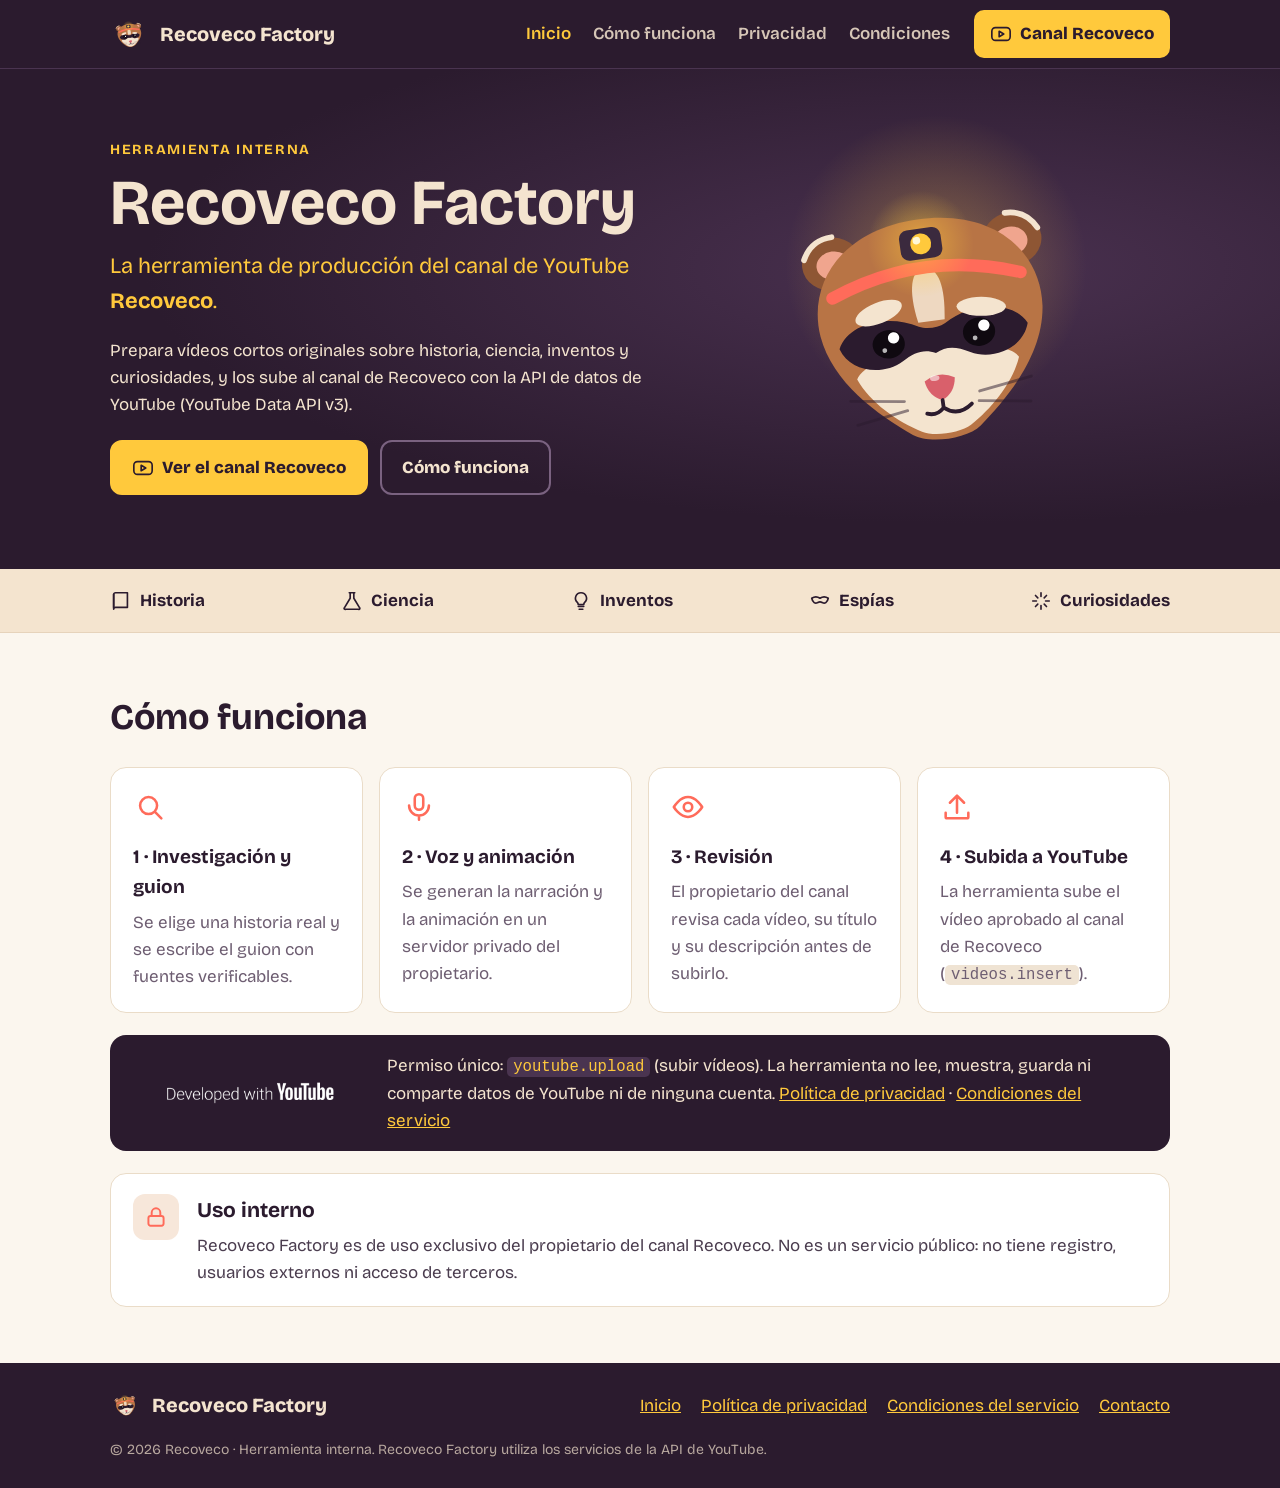
<file: index.html>
<!doctype html><html lang="es"><head><meta charset="utf-8"><meta name="viewport" content="width=device-width,initial-scale=1">
<title>Recoveco Factory</title><meta name="description" content="Recoveco Factory: herramienta interna de producción del canal de YouTube Recoveco.">
<link rel="icon" href="reco.svg"><link rel="stylesheet" href="estilo.css"></head><body>
<header class="barra"><div class="cont barra-in">
 <a class="marca" href="index.html"><img src="reco.svg" alt="" width="40" height="40">Recoveco Factory</a>
 <nav><a href="index.html" class=on>Inicio</a><a href="index.html#como">Cómo funciona</a><a href="privacidad.html">Privacidad</a><a href="terminos.html">Condiciones</a></nav>
 <a class="btn btn-canal" href="https://www.youtube.com/@RecovecoOficial"><svg class="ico" viewBox="0 0 24 24" fill="none" stroke="currentColor" stroke-width="1.8" stroke-linecap="round" stroke-linejoin="round" aria-hidden="true"><rect x="2" y="5" width="20" height="14" rx="4"/><path d="M10 9l5 3-5 3z"/></svg>Canal Recoveco</a>
</div></header>

<section class="heroe"><div class="cont heroe-in">
 <div>
  <p class="eti">Herramienta interna</p>
  <h1>Recoveco Factory</h1>
  <p class="sub">La herramienta de producción del canal de YouTube <strong>Recoveco</strong>.</p>
  <p>Prepara vídeos cortos originales sobre historia, ciencia, inventos y curiosidades, y los sube al canal
  de Recoveco con la API de datos de YouTube (YouTube Data API v3).</p>
  <div class="ctas"><a class="btn" href="https://www.youtube.com/@RecovecoOficial"><svg class="ico" viewBox="0 0 24 24" fill="none" stroke="currentColor" stroke-width="1.8" stroke-linecap="round" stroke-linejoin="round" aria-hidden="true"><rect x="2" y="5" width="20" height="14" rx="4"/><path d="M10 9l5 3-5 3z"/></svg>Ver el canal Recoveco</a>
  <a class="btn btn-sec" href="#como">Cómo funciona</a></div>
 </div>
 <div class="reco"><div class="halo"></div><img src="reco.svg" alt="Reco, el hurón explorador mascota de Recoveco"></div>
</div></section>
<section class="temas"><div class="cont temas-in">
 <span><svg class="ico" viewBox="0 0 24 24" fill="none" stroke="currentColor" stroke-width="1.8" stroke-linecap="round" stroke-linejoin="round" aria-hidden="true"><path d="M4 5a2 2 0 0 1 2-2h13v16H6a2 2 0 0 0-2 2z"/><path d="M4 19V5"/></svg>Historia</span><span><svg class="ico" viewBox="0 0 24 24" fill="none" stroke="currentColor" stroke-width="1.8" stroke-linecap="round" stroke-linejoin="round" aria-hidden="true"><path d="M9 3h6M10 3v6L4 19a1 1 0 0 0 1 2h14a1 1 0 0 0 1-2l-6-10V3"/></svg>Ciencia</span><span><svg class="ico" viewBox="0 0 24 24" fill="none" stroke="currentColor" stroke-width="1.8" stroke-linecap="round" stroke-linejoin="round" aria-hidden="true"><path d="M9 18h6M10 21h4"/><path d="M12 3a6 6 0 0 0-4 10.5c.7.7 1 1.5 1 2.5h6c0-1 .3-1.8 1-2.5A6 6 0 0 0 12 3z"/></svg>Inventos</span>
 <span><svg class="ico" viewBox="0 0 24 24" fill="none" stroke="currentColor" stroke-width="1.8" stroke-linecap="round" stroke-linejoin="round" aria-hidden="true"><path d="M3 9c3-2 6-2 9 0 3-2 6-2 9 0-1 5-4 6-6 5-1-.5-2-1-3-1s-2 .5-3 1c-2 1-5 0-6-5z"/></svg>Espías</span><span><svg class="ico" viewBox="0 0 24 24" fill="none" stroke="currentColor" stroke-width="1.8" stroke-linecap="round" stroke-linejoin="round" aria-hidden="true"><path d="M12 3v4M12 17v4M3 12h4M17 12h4M6 6l2.5 2.5M15.5 15.5L18 18M6 18l2.5-2.5M15.5 8.5L18 6"/></svg>Curiosidades</span>
</div></section>
<main class="cont">
 <h2 class="tit" id="como">Cómo funciona</h2>
 <ol class="pasos">
  <li><svg class="ico ico-paso" viewBox="0 0 24 24" fill="none" stroke="currentColor" stroke-width="1.8" stroke-linecap="round" stroke-linejoin="round" aria-hidden="true"><circle cx="11" cy="11" r="6"/><path d="M20 20l-4.5-4.5"/></svg><h3>1 · Investigación y guion</h3><p>Se elige una historia real y se escribe el guion con fuentes verificables.</p></li>
  <li><svg class="ico ico-paso" viewBox="0 0 24 24" fill="none" stroke="currentColor" stroke-width="1.8" stroke-linecap="round" stroke-linejoin="round" aria-hidden="true"><rect x="9" y="3" width="6" height="11" rx="3"/><path d="M5 11a7 7 0 0 0 14 0M12 18v3"/></svg><h3>2 · Voz y animación</h3><p>Se generan la narración y la animación en un servidor privado del propietario.</p></li>
  <li><svg class="ico ico-paso" viewBox="0 0 24 24" fill="none" stroke="currentColor" stroke-width="1.8" stroke-linecap="round" stroke-linejoin="round" aria-hidden="true"><path d="M2 12s4-7 10-7 10 7 10 7-4 7-10 7S2 12 2 12z"/><circle cx="12" cy="12" r="3"/></svg><h3>3 · Revisión</h3><p>El propietario del canal revisa cada vídeo, su título y su descripción antes de subirlo.</p></li>
  <li><svg class="ico ico-paso" viewBox="0 0 24 24" fill="none" stroke="currentColor" stroke-width="1.8" stroke-linecap="round" stroke-linejoin="round" aria-hidden="true"><path d="M12 16V4M7 9l5-5 5 5"/><path d="M4 16v3a1 1 0 0 0 1 1h14a1 1 0 0 0 1-1v-3"/></svg><h3>4 · Subida a YouTube</h3><p>La herramienta sube el vídeo aprobado al canal de Recoveco (<code>videos.insert</code>).</p></li>
 </ol>
 <div class="api">
  <a class="yt" href="https://www.youtube.com/@RecovecoOficial" title="Canal Recoveco en YouTube"><img src="developed-with-youtube.png" alt="Developed with YouTube"></a>
  <p>Permiso único: <code>youtube.upload</code> (subir vídeos). La herramienta no lee, muestra, guarda ni comparte
  datos de YouTube ni de ninguna cuenta. <a href="privacidad.html">Política de privacidad</a> ·
  <a href="terminos.html">Condiciones del servicio</a></p>
 </div>
 <section class="aviso"><svg class="ico ico-caja" viewBox="0 0 24 24" fill="none" stroke="currentColor" stroke-width="1.8" stroke-linecap="round" stroke-linejoin="round" aria-hidden="true"><rect x="5" y="11" width="14" height="9" rx="2"/><path d="M8 11V8a4 4 0 0 1 8 0v3"/></svg><div><h2>Uso interno</h2>
  <p>Recoveco Factory es de uso exclusivo del propietario del canal Recoveco. No es un servicio público:
  no tiene registro, usuarios externos ni acceso de terceros.</p></div></section>
</main>
<footer class="pie"><div class="cont pie-in">
 <span class="marca"><img src="reco.svg" alt="" width="32" height="32">Recoveco Factory</span>
 <nav><a href="index.html">Inicio</a><a href="privacidad.html">Política de privacidad</a>
 <a href="terminos.html">Condiciones del servicio</a><a href="mailto:jarithneira@gmail.com">Contacto</a></nav>
 <p>© 2026 Recoveco · Herramienta interna. Recoveco Factory utiliza los servicios de la API de YouTube.</p>
</div></footer></body></html>
</file>
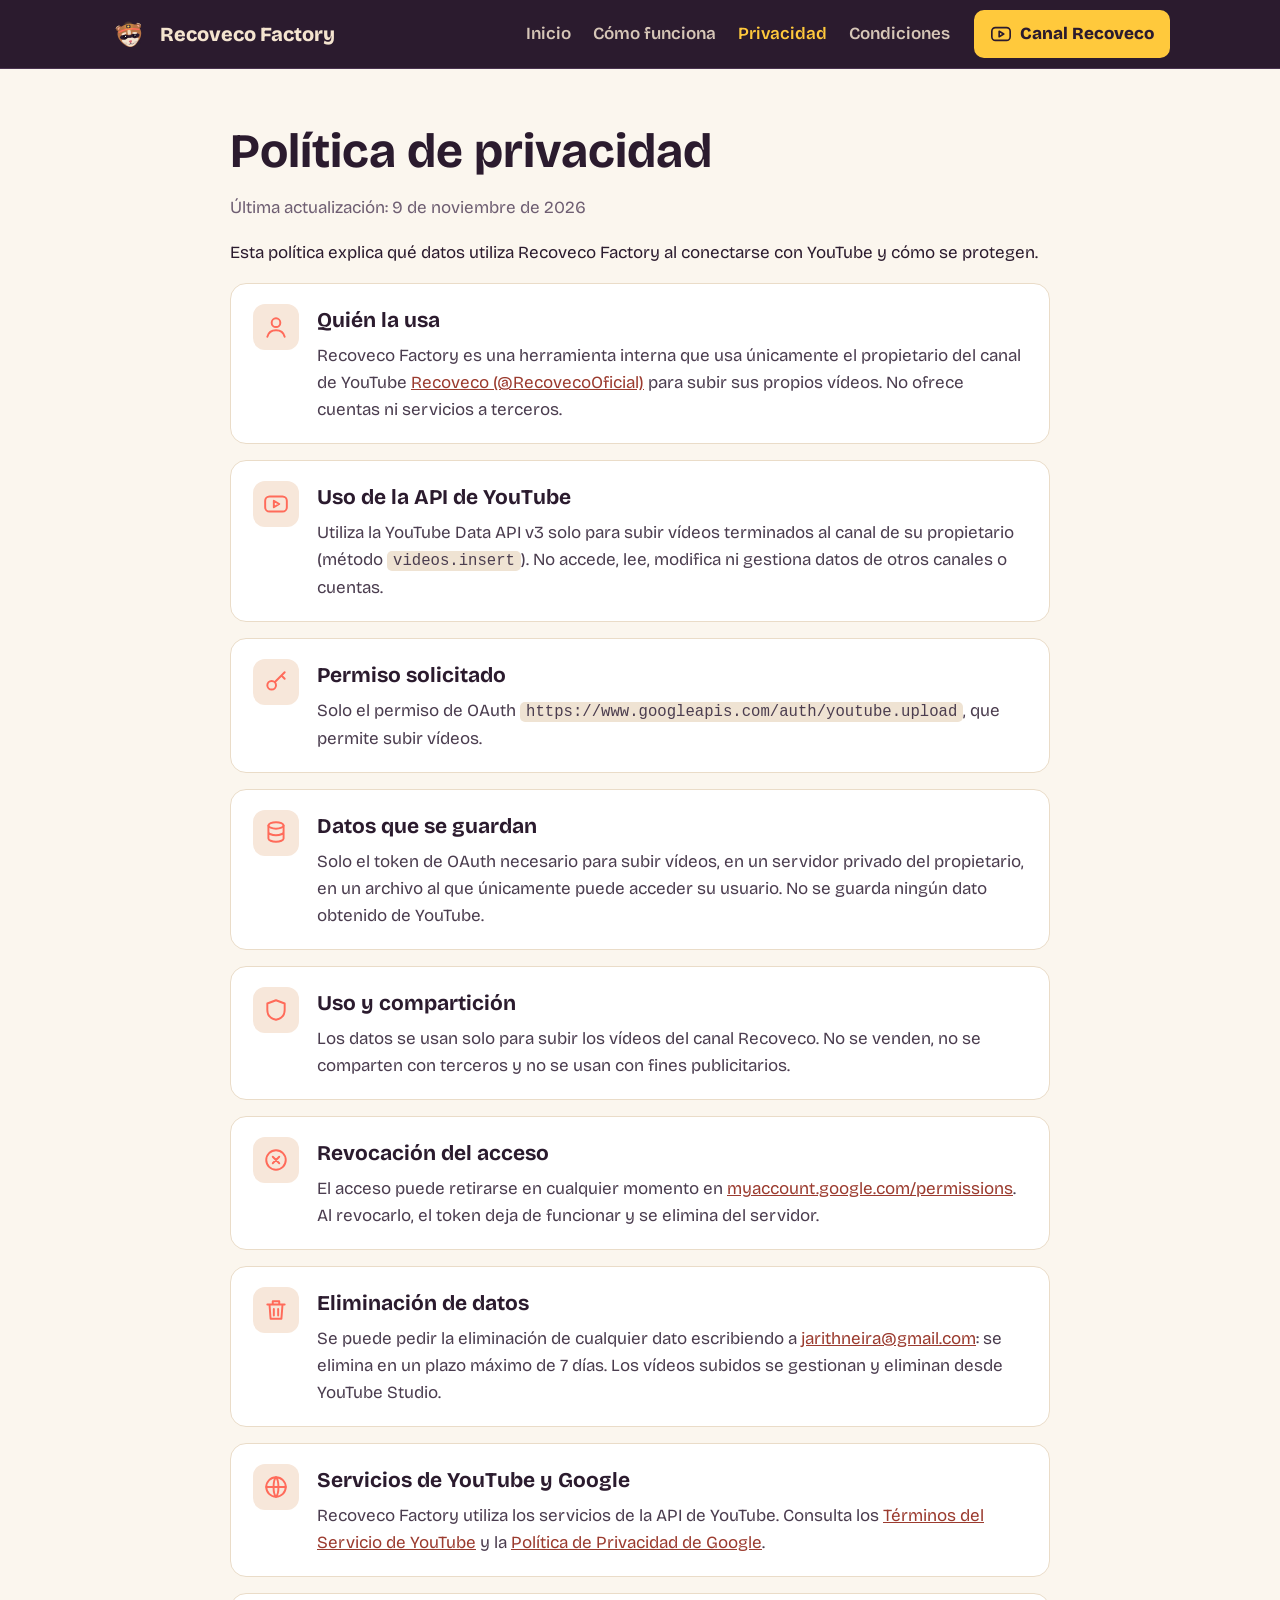
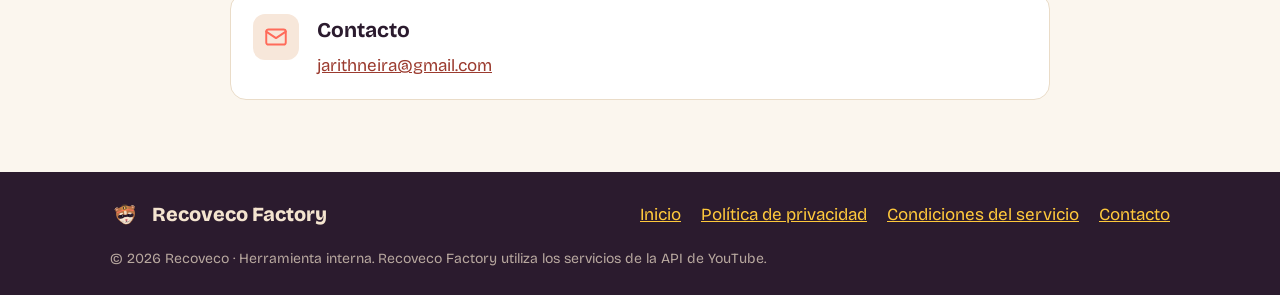
<file: privacidad.html>
<!doctype html><html lang="es"><head><meta charset="utf-8"><meta name="viewport" content="width=device-width,initial-scale=1">
<title>Política de privacidad · Recoveco Factory</title><meta name="description" content="Recoveco Factory: herramienta interna de producción del canal de YouTube Recoveco.">
<link rel="icon" href="reco.svg"><link rel="stylesheet" href="estilo.css"></head><body>
<header class="barra"><div class="cont barra-in">
 <a class="marca" href="index.html"><img src="reco.svg" alt="" width="40" height="40">Recoveco Factory</a>
 <nav><a href="index.html">Inicio</a><a href="index.html#como">Cómo funciona</a><a href="privacidad.html" class=on>Privacidad</a><a href="terminos.html">Condiciones</a></nav>
 <a class="btn btn-canal" href="https://www.youtube.com/@RecovecoOficial"><svg class="ico" viewBox="0 0 24 24" fill="none" stroke="currentColor" stroke-width="1.8" stroke-linecap="round" stroke-linejoin="round" aria-hidden="true"><rect x="2" y="5" width="20" height="14" rx="4"/><path d="M10 9l5 3-5 3z"/></svg>Canal Recoveco</a>
</div></header>

<main class="cont doc">
 <h1>Política de privacidad</h1>
 <p class="fecha">Última actualización: 9 de noviembre de 2026</p>
 <p>Esta política explica qué datos utiliza Recoveco Factory al conectarse con YouTube y cómo se protegen.</p>
 <section class="fila"><svg class="ico ico-caja" viewBox="0 0 24 24" fill="none" stroke="currentColor" stroke-width="1.8" stroke-linecap="round" stroke-linejoin="round" aria-hidden="true"><circle cx="12" cy="8" r="4"/><path d="M4 21c1-4 4-6 8-6s7 2 8 6"/></svg><div><h2>Quién la usa</h2><p>Recoveco Factory es una herramienta interna que usa únicamente el propietario del canal de YouTube <a href="https://www.youtube.com/@RecovecoOficial">Recoveco (@RecovecoOficial)</a> para subir sus propios vídeos. No ofrece cuentas ni servicios a terceros.</p></div></section><section class="fila"><svg class="ico ico-caja" viewBox="0 0 24 24" fill="none" stroke="currentColor" stroke-width="1.8" stroke-linecap="round" stroke-linejoin="round" aria-hidden="true"><rect x="2" y="5" width="20" height="14" rx="4"/><path d="M10 9l5 3-5 3z"/></svg><div><h2>Uso de la API de YouTube</h2><p>Utiliza la YouTube Data API v3 solo para subir vídeos terminados al canal de su propietario (método <code>videos.insert</code>). No accede, lee, modifica ni gestiona datos de otros canales o cuentas.</p></div></section><section class="fila"><svg class="ico ico-caja" viewBox="0 0 24 24" fill="none" stroke="currentColor" stroke-width="1.8" stroke-linecap="round" stroke-linejoin="round" aria-hidden="true"><circle cx="8" cy="15" r="4"/><path d="M11 12l9-9M17 6l3 3"/></svg><div><h2>Permiso solicitado</h2><p>Solo el permiso de OAuth <code>https://www.googleapis.com/auth/youtube.upload</code>, que permite subir vídeos.</p></div></section><section class="fila"><svg class="ico ico-caja" viewBox="0 0 24 24" fill="none" stroke="currentColor" stroke-width="1.8" stroke-linecap="round" stroke-linejoin="round" aria-hidden="true"><ellipse cx="12" cy="5" rx="7" ry="3"/><path d="M5 5v6c0 1.7 3.1 3 7 3s7-1.3 7-3V5M5 11v6c0 1.7 3.1 3 7 3s7-1.3 7-3v-6"/></svg><div><h2>Datos que se guardan</h2><p>Solo el token de OAuth necesario para subir vídeos, en un servidor privado del propietario, en un archivo al que únicamente puede acceder su usuario. No se guarda ningún dato obtenido de YouTube.</p></div></section><section class="fila"><svg class="ico ico-caja" viewBox="0 0 24 24" fill="none" stroke="currentColor" stroke-width="1.8" stroke-linecap="round" stroke-linejoin="round" aria-hidden="true"><path d="M12 3l8 3v6c0 5-3.5 8-8 9-4.5-1-8-4-8-9V6z"/></svg><div><h2>Uso y compartición</h2><p>Los datos se usan solo para subir los vídeos del canal Recoveco. No se venden, no se comparten con terceros y no se usan con fines publicitarios.</p></div></section><section class="fila"><svg class="ico ico-caja" viewBox="0 0 24 24" fill="none" stroke="currentColor" stroke-width="1.8" stroke-linecap="round" stroke-linejoin="round" aria-hidden="true"><circle cx="12" cy="12" r="9"/><path d="M9 9l6 6M15 9l-6 6"/></svg><div><h2>Revocación del acceso</h2><p>El acceso puede retirarse en cualquier momento en <a href="https://myaccount.google.com/permissions">myaccount.google.com/permissions</a>. Al revocarlo, el token deja de funcionar y se elimina del servidor.</p></div></section><section class="fila"><svg class="ico ico-caja" viewBox="0 0 24 24" fill="none" stroke="currentColor" stroke-width="1.8" stroke-linecap="round" stroke-linejoin="round" aria-hidden="true"><path d="M4 7h16M10 11v6M14 11v6M6 7l1 13h10l1-13M9 7V4h6v3"/></svg><div><h2>Eliminación de datos</h2><p>Se puede pedir la eliminación de cualquier dato escribiendo a <a href="mailto:jarithneira@gmail.com">jarithneira@gmail.com</a>: se elimina en un plazo máximo de 7 días. Los vídeos subidos se gestionan y eliminan desde YouTube Studio.</p></div></section><section class="fila"><svg class="ico ico-caja" viewBox="0 0 24 24" fill="none" stroke="currentColor" stroke-width="1.8" stroke-linecap="round" stroke-linejoin="round" aria-hidden="true"><circle cx="12" cy="12" r="9"/><path d="M3 12h18M12 3c3 3 3 15 0 18M12 3c-3 3-3 15 0 18"/></svg><div><h2>Servicios de YouTube y Google</h2><p>Recoveco Factory utiliza los servicios de la API de YouTube. Consulta los <a href="https://www.youtube.com/t/terms">Términos del Servicio de YouTube</a> y la <a href="https://policies.google.com/privacy">Política de Privacidad de Google</a>.</p></div></section><section class="fila"><svg class="ico ico-caja" viewBox="0 0 24 24" fill="none" stroke="currentColor" stroke-width="1.8" stroke-linecap="round" stroke-linejoin="round" aria-hidden="true"><rect x="3" y="5" width="18" height="14" rx="2"/><path d="M3 7l9 6 9-6"/></svg><div><h2>Contacto</h2><p><a href="mailto:jarithneira@gmail.com">jarithneira@gmail.com</a></p></div></section>
</main>
<footer class="pie"><div class="cont pie-in">
 <span class="marca"><img src="reco.svg" alt="" width="32" height="32">Recoveco Factory</span>
 <nav><a href="index.html">Inicio</a><a href="privacidad.html">Política de privacidad</a>
 <a href="terminos.html">Condiciones del servicio</a><a href="mailto:jarithneira@gmail.com">Contacto</a></nav>
 <p>© 2026 Recoveco · Herramienta interna. Recoveco Factory utiliza los servicios de la API de YouTube.</p>
</div></footer></body></html>
</file>
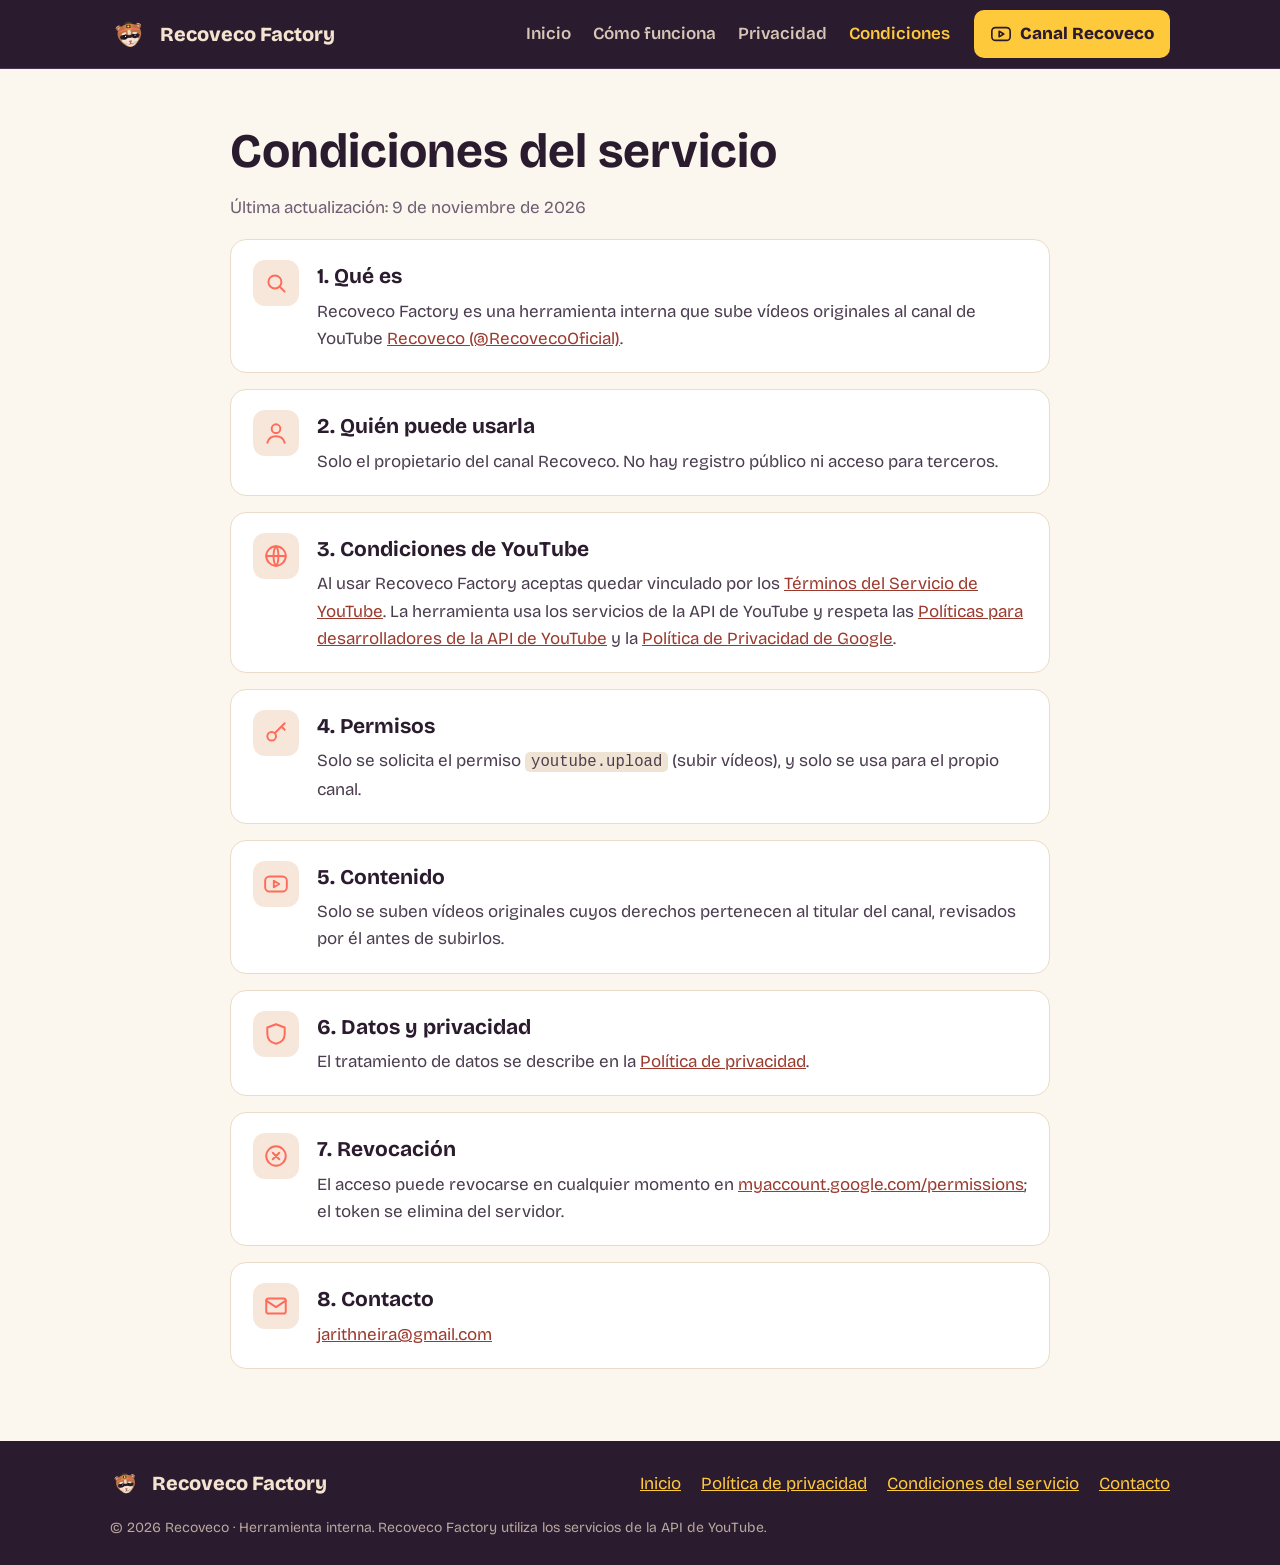
<file: terminos.html>
<!doctype html><html lang="es"><head><meta charset="utf-8"><meta name="viewport" content="width=device-width,initial-scale=1">
<title>Condiciones del servicio · Recoveco Factory</title><meta name="description" content="Recoveco Factory: herramienta interna de producción del canal de YouTube Recoveco.">
<link rel="icon" href="reco.svg"><link rel="stylesheet" href="estilo.css"></head><body>
<header class="barra"><div class="cont barra-in">
 <a class="marca" href="index.html"><img src="reco.svg" alt="" width="40" height="40">Recoveco Factory</a>
 <nav><a href="index.html">Inicio</a><a href="index.html#como">Cómo funciona</a><a href="privacidad.html">Privacidad</a><a href="terminos.html" class=on>Condiciones</a></nav>
 <a class="btn btn-canal" href="https://www.youtube.com/@RecovecoOficial"><svg class="ico" viewBox="0 0 24 24" fill="none" stroke="currentColor" stroke-width="1.8" stroke-linecap="round" stroke-linejoin="round" aria-hidden="true"><rect x="2" y="5" width="20" height="14" rx="4"/><path d="M10 9l5 3-5 3z"/></svg>Canal Recoveco</a>
</div></header>

<main class="cont doc">
 <h1>Condiciones del servicio</h1>
 <p class="fecha">Última actualización: 9 de noviembre de 2026</p>
 <section class="fila"><svg class="ico ico-caja" viewBox="0 0 24 24" fill="none" stroke="currentColor" stroke-width="1.8" stroke-linecap="round" stroke-linejoin="round" aria-hidden="true"><circle cx="11" cy="11" r="6"/><path d="M20 20l-4.5-4.5"/></svg><div><h2>1. Qué es</h2><p>Recoveco Factory es una herramienta interna que sube vídeos originales al canal de YouTube <a href="https://www.youtube.com/@RecovecoOficial">Recoveco (@RecovecoOficial)</a>.</p></div></section><section class="fila"><svg class="ico ico-caja" viewBox="0 0 24 24" fill="none" stroke="currentColor" stroke-width="1.8" stroke-linecap="round" stroke-linejoin="round" aria-hidden="true"><circle cx="12" cy="8" r="4"/><path d="M4 21c1-4 4-6 8-6s7 2 8 6"/></svg><div><h2>2. Quién puede usarla</h2><p>Solo el propietario del canal Recoveco. No hay registro público ni acceso para terceros.</p></div></section><section class="fila"><svg class="ico ico-caja" viewBox="0 0 24 24" fill="none" stroke="currentColor" stroke-width="1.8" stroke-linecap="round" stroke-linejoin="round" aria-hidden="true"><circle cx="12" cy="12" r="9"/><path d="M3 12h18M12 3c3 3 3 15 0 18M12 3c-3 3-3 15 0 18"/></svg><div><h2>3. Condiciones de YouTube</h2><p>Al usar Recoveco Factory aceptas quedar vinculado por los <a href="https://www.youtube.com/t/terms">Términos del Servicio de YouTube</a>. La herramienta usa los servicios de la API de YouTube y respeta las <a href="https://developers.google.com/youtube/terms/developer-policies">Políticas para desarrolladores de la API de YouTube</a> y la <a href="https://policies.google.com/privacy">Política de Privacidad de Google</a>.</p></div></section><section class="fila"><svg class="ico ico-caja" viewBox="0 0 24 24" fill="none" stroke="currentColor" stroke-width="1.8" stroke-linecap="round" stroke-linejoin="round" aria-hidden="true"><circle cx="8" cy="15" r="4"/><path d="M11 12l9-9M17 6l3 3"/></svg><div><h2>4. Permisos</h2><p>Solo se solicita el permiso <code>youtube.upload</code> (subir vídeos), y solo se usa para el propio canal.</p></div></section><section class="fila"><svg class="ico ico-caja" viewBox="0 0 24 24" fill="none" stroke="currentColor" stroke-width="1.8" stroke-linecap="round" stroke-linejoin="round" aria-hidden="true"><rect x="2" y="5" width="20" height="14" rx="4"/><path d="M10 9l5 3-5 3z"/></svg><div><h2>5. Contenido</h2><p>Solo se suben vídeos originales cuyos derechos pertenecen al titular del canal, revisados por él antes de subirlos.</p></div></section><section class="fila"><svg class="ico ico-caja" viewBox="0 0 24 24" fill="none" stroke="currentColor" stroke-width="1.8" stroke-linecap="round" stroke-linejoin="round" aria-hidden="true"><path d="M12 3l8 3v6c0 5-3.5 8-8 9-4.5-1-8-4-8-9V6z"/></svg><div><h2>6. Datos y privacidad</h2><p>El tratamiento de datos se describe en la <a href="privacidad.html">Política de privacidad</a>.</p></div></section><section class="fila"><svg class="ico ico-caja" viewBox="0 0 24 24" fill="none" stroke="currentColor" stroke-width="1.8" stroke-linecap="round" stroke-linejoin="round" aria-hidden="true"><circle cx="12" cy="12" r="9"/><path d="M9 9l6 6M15 9l-6 6"/></svg><div><h2>7. Revocación</h2><p>El acceso puede revocarse en cualquier momento en <a href="https://myaccount.google.com/permissions">myaccount.google.com/permissions</a>; el token se elimina del servidor.</p></div></section><section class="fila"><svg class="ico ico-caja" viewBox="0 0 24 24" fill="none" stroke="currentColor" stroke-width="1.8" stroke-linecap="round" stroke-linejoin="round" aria-hidden="true"><rect x="3" y="5" width="18" height="14" rx="2"/><path d="M3 7l9 6 9-6"/></svg><div><h2>8. Contacto</h2><p><a href="mailto:jarithneira@gmail.com">jarithneira@gmail.com</a></p></div></section>
</main>
<footer class="pie"><div class="cont pie-in">
 <span class="marca"><img src="reco.svg" alt="" width="32" height="32">Recoveco Factory</span>
 <nav><a href="index.html">Inicio</a><a href="privacidad.html">Política de privacidad</a>
 <a href="terminos.html">Condiciones del servicio</a><a href="mailto:jarithneira@gmail.com">Contacto</a></nav>
 <p>© 2026 Recoveco · Herramienta interna. Recoveco Factory utiliza los servicios de la API de YouTube.</p>
</div></footer></body></html>
</file>
<file: estilo.css>
@import url('https://fonts.googleapis.com/css2?family=Bricolage+Grotesque:opsz,wght@12..96,500;12..96,700;12..96,800&display=swap');
:root{--ciruela:#2B1B2E;--ciruela2:#3D2843;--crema:#F4E4CF;--papel:#FBF6EE;--luz:#FFC93C;--coral:#FF6B5A;--caramelo:#B87445;--tinta:#2B1B2E;--gris:#6E5E72}
*{box-sizing:border-box}html{scroll-behavior:smooth}
body{margin:0;background:var(--papel);color:var(--tinta);font:17px/1.6 'Bricolage Grotesque',system-ui,sans-serif}
a{color:inherit}.cont{max-width:1100px;margin:0 auto;padding:0 20px}
code{background:#efe3d3;padding:1px 6px;border-radius:5px;font-size:.92em}
.ico{width:22px;height:22px;flex:none}
.btn{display:inline-flex;align-items:center;gap:8px;background:var(--luz);color:var(--ciruela);font-weight:800;text-decoration:none;
 padding:12px 20px;border-radius:12px;border:2px solid var(--luz)}
.btn:hover{filter:brightness(1.05)}.btn-sec{background:transparent;color:var(--crema);border-color:#7a6280}
.barra{background:var(--ciruela);color:var(--crema);position:sticky;top:0;z-index:5;border-bottom:1px solid #4a3450}
.barra-in{display:flex;align-items:center;gap:24px;height:68px}
.marca{display:flex;align-items:center;gap:10px;font-weight:800;font-size:20px;text-decoration:none}
.barra nav{display:flex;gap:22px;margin-left:auto}.barra nav a{text-decoration:none;opacity:.85;font-weight:600}
.barra nav a.on,.barra nav a:hover{opacity:1;color:var(--luz)}
.btn-canal{padding:8px 14px;border-radius:10px}
.heroe{background:radial-gradient(ellipse at 75% 40%,#4A3150 0,var(--ciruela) 60%);color:var(--crema)}
.heroe-in{display:grid;grid-template-columns:1.2fr 1fr;gap:30px;align-items:center;padding:56px 20px 64px}
.eti{display:inline-block;margin:0 0 10px;color:var(--luz);font-weight:700;letter-spacing:.12em;text-transform:uppercase;font-size:14px}
.heroe h1{font-size:64px;line-height:1;margin:0 0 14px}.sub{font-size:22px;color:var(--luz);margin:0 0 14px}
.ctas{display:flex;gap:12px;flex-wrap:wrap;margin-top:22px}
.reco{position:relative;display:flex;justify-content:center}.reco img{width:min(380px,90%);position:relative}
.halo{position:absolute;top:-6%;left:50%;width:70%;aspect-ratio:1;transform:translateX(-50%);
 background:radial-gradient(circle,rgba(255,201,60,.35),transparent 65%)}
.temas{background:var(--crema);border-bottom:1px solid #e6d3bb}
.temas-in{display:flex;justify-content:space-between;flex-wrap:wrap;gap:14px;padding:18px 20px;font-weight:700}
.temas span{display:flex;align-items:center;gap:8px;color:var(--ciruela)}
.tit{font-size:36px;margin:56px 0 20px}
.pasos{list-style:none;padding:0;margin:0;display:grid;grid-template-columns:repeat(4,1fr);gap:16px}
.pasos li{background:#fff;border:1px solid #eadcc8;border-radius:16px;padding:22px}
.ico-paso{width:34px;height:34px;color:var(--coral)}.pasos h3{margin:10px 0 6px;font-size:19px}.pasos p{margin:0;color:var(--gris)}
.api{display:flex;align-items:center;gap:20px;background:var(--ciruela);color:var(--crema);border-radius:16px;padding:16px 22px;margin:22px 0}
.api p{margin:0}.api a{color:var(--luz)}.api code{background:#4A3450;color:var(--luz)}.yt img{height:84px;width:auto;display:block}
.aviso,.fila{display:flex;gap:18px;align-items:flex-start;background:#fff;border:1px solid #eadcc8;border-radius:16px;padding:20px 22px;margin:16px 0}
.aviso{margin-bottom:56px}.aviso h2,.fila h2{margin:0 0 4px;font-size:21px}.aviso p,.fila p{margin:0;color:#4b3d4f}
.ico-caja{width:46px;height:46px;padding:10px;border-radius:12px;background:#F7E7DA;color:var(--coral)}
.fila a,.aviso a,.doc a{color:#9B3B2F}
.doc{max-width:860px;padding-top:44px;padding-bottom:56px}.doc h1{font-size:48px;margin:0}.fecha{color:var(--gris);margin:4px 0 18px}
.pie{background:var(--ciruela);color:var(--crema)}.pie-in{display:flex;flex-wrap:wrap;align-items:center;gap:18px 32px;padding:26px 20px}
.pie nav{display:flex;gap:20px;flex-wrap:wrap;margin-left:auto}.pie nav a{color:var(--luz)}.pie p{flex-basis:100%;margin:0;opacity:.7;font-size:14px}
@media(max-width:860px){.barra nav{display:none}.heroe-in{grid-template-columns:1fr}.heroe h1{font-size:46px}
 .pasos{grid-template-columns:1fr 1fr}.api{flex-direction:column;align-items:flex-start}.reco{order:-1}.reco img{width:220px}}
@media(max-width:520px){.pasos{grid-template-columns:1fr}.btn-canal{display:none}}
</file>
